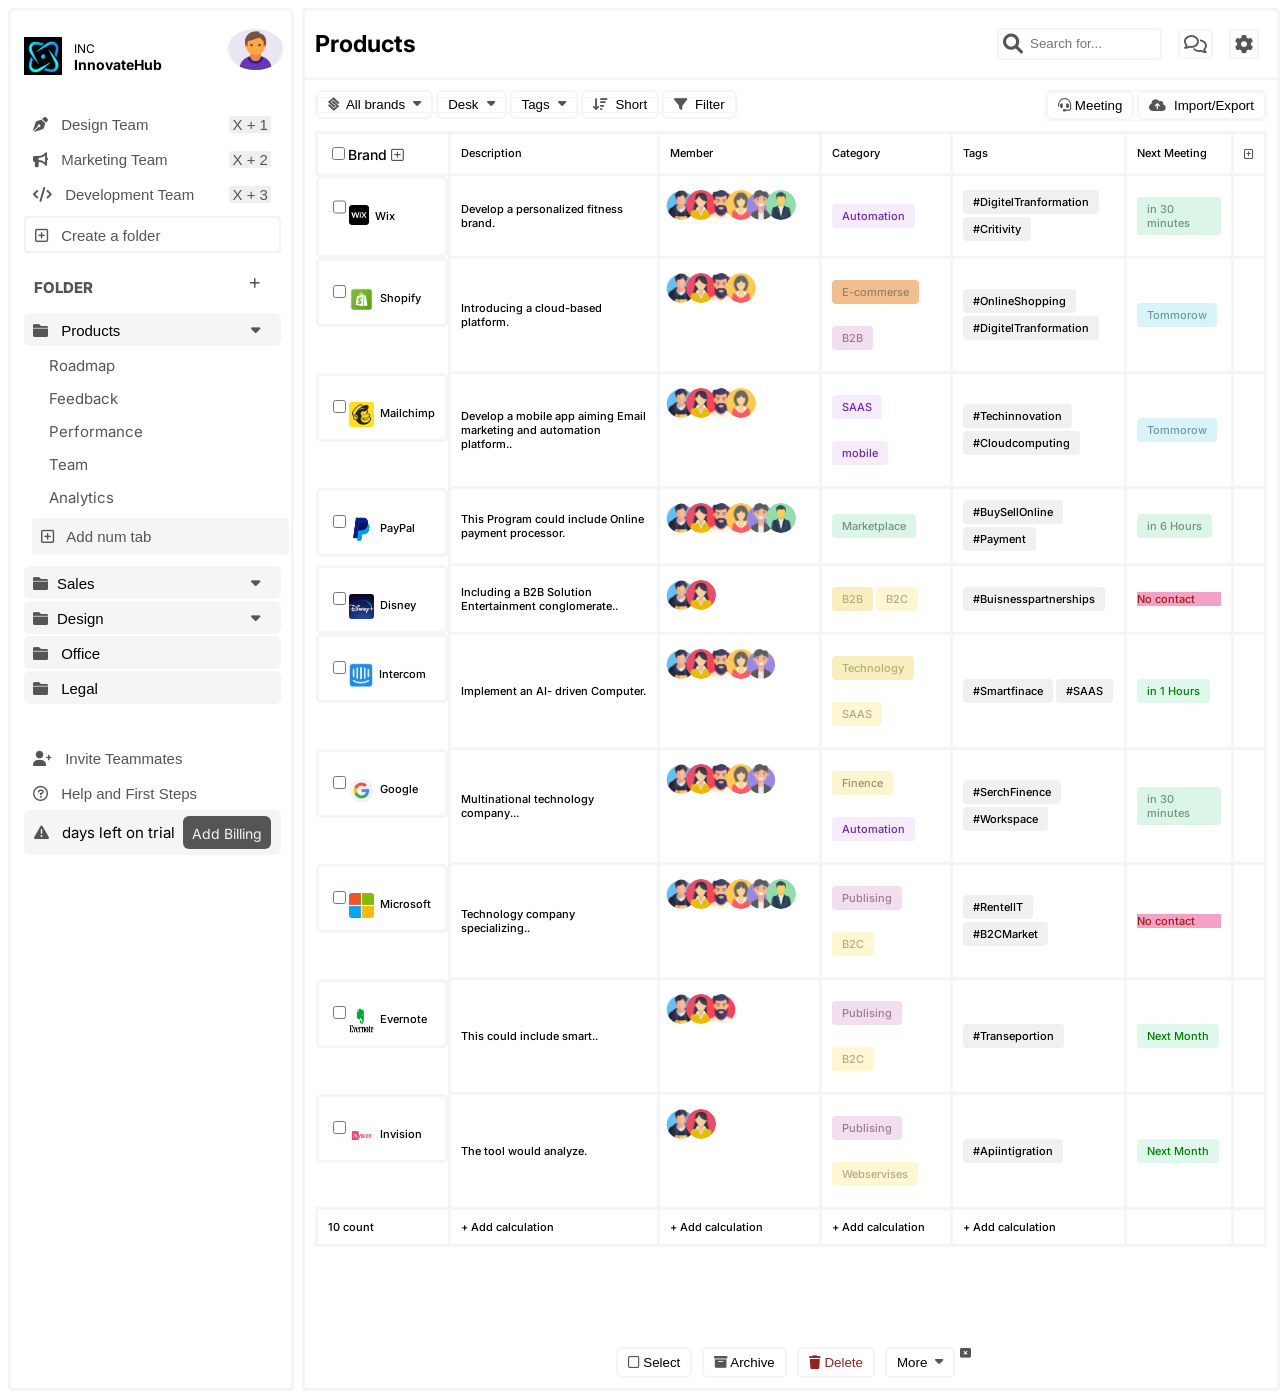
<file: Index.html>
<html lang="en">

<head>
  <meta charset="UTF-8">
  <meta name="viewport" content="width=device-width, initial-scale=1.0">
  <link rel="stylesheet" href="/Style.css">
  
  <!-- <link rel="stylesheet" href="path/to/fontawesome.min.css"> -->
  <link rel="stylesheet" href="https://cdnjs.cloudflare.com/ajax/libs/font-awesome/6.0.0-beta3/css/all.min.css">
  <link rel="preconnect" href="https://fonts.googleapis.com">
  <link rel="preconnect" href="https://fonts.gstatic.com" crossorigin>
  <link
    href="https://fonts.googleapis.com/css2?family=Kdam+Thmor+Pro&family=Inter:wght@100..900&family=Poppins:ital,wght@0,100;0,200;0,300;0,400;0,500;0,600;0,700;0,800;0,900;1,100;1,200;1,300;1,400;1,500;1,600;1,700;1,800;1,900&display=swap"
    rel="stylesheet">

  <title>K-RITE Frontend Devloper Assimnent</title>
</head>

<body>
  <div class="container">

    <!-- sidebar -->
    <div class="sidepanel">

      <div id="userprofile">
        <div><img src="/Innohub.png" alt="logo" class="logo">
          <p class="sidehead">INC</p>
          <p class="sidesubhead">InnovateHub</p>
        </div>

        <span><img src="/Man.jpeg" alt="user-logo" class="user-logo"></span>
      </div>

      <div class="sidesection">
        <ul class="teams">
          <button>
            <li><a href="#"><i class="fas fa-pen-nib"></i> Design Team <span>X + 1</span></a> </li>
          </button>
          <button>
            <li><a href="#"><i class="fa-solid fa-bullhorn"></i> Marketing Team <span>X + 2</span></a></li>
          </button>
          <button>
            <li><a href="#"><i class="fa-solid fa-code"></i> Development Team <span>X + 3</span></a></li>
          </button>
        </ul>
        <button class="createTask">
          <p href="#"><i class="fa-regular fa-square-plus"></i> Create a folder</p>
        </button>

        <p class="folderSection"><span>FOLDER</span><Span><i class="fa-solid fa-plus"></i></Span></p>

        <div class="folder">

          <!-- dropDown -->

          <button id="dropDown"><i class="fas fa-folder"></i> Products <i class="fa fa-caret-down"></i></button>

          <ul id="dropElements" style="display: block;">
            <li><a href="#">Roadmap</a></li>
            <li><a href="#">Feedback</a></li>
            <li><a href="#">Performance</a></li>
            <li><a href="#">Team</a></li>
            <li><a href="#">Analytics</a></li>

            <button class="createTask">
              <p><i class="fa-regular fa-square-plus"></i> Add num tab</p>
            </button>
          </ul>

          <!-- 1 dropDown -->

          <button id="dropDown1"><i class="fas fa-folder"></i>Sales <i class="fas fa-caret-down"></i></button>

          <ul id="dropElements1" style="display: none;">
            <li><a href="#">Roadmap</a></li>
            <li><a href="#">Feedback</a></li>
            <li><a href="#">Performance</a></li>
            <li><a href="#">Team</a></li>
            <li><a href="#">Analytics</a></li>

            <button class="createTask">
              <p><i class="fa-regular fa-square-plus"></i> Add num tab</p>
            </button>
          </ul>


          <!-- 2 dropDown -->

          <button id="dropDown2"><i class="fas fa-folder"></i>Design <i class="fa fa-caret-down"></i></button>

          <ul id="dropElements2" style="display: none;">
            <li><a href="#">Roadmap</a></li>
            <li><a href="#">Feedback</a></li>
            <li><a href="#">Performance</a></li>
            <li><a href="#">Team</a></li>
            <li><a href="#">Analytics</a></li>

            <button class="createTask">
              <p><i class="fa-regular fa-square-plus"></i> Add new tab</p>
            </button>
          </ul>

          <!-- 3 dropDown -->

          <div class="folder">
            <button id="dropDown3"><i class="fas fa-folder"></i> Office</button>
          </div>
          
          <!-- 4 dropDown -->

          <div class="folder">
            <button id="dropDown3"><i class="fas fa-folder"></i> Legal</button>
          </div>
          

          
          <!-- Footor -->
        </div>

        <div class="otherTeams">

          <ul class="extraTask">
            <button id="inviteTeam">
              <li><a href="#"><i class="fa-solid fa-user-plus"></i> Invite Teammates</a></li>
            </button>
            <button id="help">
              <li><a href="#"><i class="fa-regular fa-circle-question"></i> Help and First Steps</a></li>
            </button>
            <li>
              <div class="trial">
                <p><i class="fa-solid fa-triangle-exclamation"></i> days left on trial</p>

                <span class="trialBill">
                  <button><a href="#">Add Billing</a></button>
                </span>

              </div>
            </li>
          </ul>
        </div>
      </div>
    </div>

    <div class="tableContent">
    <table class="main-table">
      <tr>
        <td>
          <div class="maincontent">
            <header>
              <div class="title">
                <h3>Products</h3>
                <div class="searchBox">
                  <form id="searchForm" class="Search-tab">
                    <i class="fa fa-search searchIcon"></i>
                    <input type="search" id="searchInput" required class="search" placeholder="Search for...">
                  </form>
                  <div class="sideIcon">
                    <i class="fa-regular fa-comments chat"></i>
                    <i class="fa-solid fa-gear setting"></i>
                  </div>
                </div>
              </div>
            </header>
        </td>
      </tr>
      <tr>
        <td>
          <div class="main-container">
            <div class="category-Item"></div>
            <div class="left-category">
              <span><button><i class="fa-brands fa-staylinked"></i> All brands <i
                    class="fa-solid fa-caret-down"></i></button></span>
              <span><button>Desk <i class="fa-solid fa-caret-down"></i></button></span>
              <span><button>Tags <i class="fa-solid fa-caret-down"></i></button></span>
              <span><button id="sortButton"><i class="fa-solid fa-arrow-down-wide-short"></i> Short</button></span>
              <span><button><i class="fa-solid fa-filter"></i> Filter</button></span>
            </div>
            <div class="right-category">
              <span><button><i class="fa-solid fa-headset"></i> Meeting</button></span>
              <span><button><i class="fa-solid fa-cloud-arrow-up"></i> Import/Export</button></span>
            </div>

              <div class="tableData">
                <table>
                  <thead>
                    <tr>
                      
                      <th style="vertical-align: middle; font-size: 14px; padding-left: 10px;"><input type="checkbox" id="selectAllBrands">Brand
                        <i class="fa-regular fa-square-plus"></i>
                      </th>
                      <th class="disc-head">Description</th>
                      <th class="Member">Member</th>
                      <th class="category">Category</th>
                      <th class="Head-tag">Tags</th>
                      <th class="meeting">Next Meeting</th>
                      <th class="newColumn"><i class="fa-regular fa-square-plus"></i></th>
                    </tr>
                  </thead>

                  <tbody>
                    <tr>
                      
                      <td class="brand" style="padding-top: 0px; padding-bottom: 20px;"> <!-- Adjust the padding values to reduce the height -->
                        <input type="checkbox" class="brandCheckbox">
                        <img src="/wix.png" alt="wix" class="brand-logo" style="height: 20px;"> <!-- Adjust the height of the image -->
                        <p class="brand-Name"> Wix</p> <!-- Remove the bottom margin of the paragraph -->
                      </td>
                      
                      <td class="table-Desc">Develop a personalized fitness brand.</td>
                      <td class="user-Img-Container Member">
                        <img class="user1 userImg" src="/user1.png" alt="User1">
                        <img class="user2 userImg" src="/user2.png" alt="User2">
                        <img class="user3 userImg" src="/user3.png" alt="User3">
                        <img class="user4 userImg" src="/user4.png" alt="User4">
                        <img class="user5 userImg" src="/user5.png" alt="user5">
                        <img class="user6 userImg" src="/user6.png" alt="user6">

                      </td>
                      <td class="table-category-head">
                        <p class="table-category" id="Automation">Automation</p>
                      </td>
                      <td id="tag-head" class="Head-tag">
                        <p class="tag">#DigitelTranformation</p>
                        <p class="tag">#Critivity</p>
                      </td>
                      <td>
                        <p class="time" id="today">in 30 minutes</p>
                      </td>
                      <td></td>
                    </tr>
                    


                    <tr>
                      
                      <td class="brand" style="padding-top: 0px; padding-bottom: 2px;">
                        <input type="checkbox" class="brandCheckbox">
                        <img src="/shopify.webp" alt="wix" class="brand-logo">
                        <p class="brand-Name"> Shopify</p>
                      </td>
                      <td class="table-Desc">Introducing a cloud-based platform.</td>
                      <td class="user-Img-Container Member">
                        <img class="user1 userImg" src="/user1.png" alt="User1">
                        <img class="user2 userImg" src="/user2.png" alt="User2">
                        <img class="user3 userImg" src="/user3.png" alt="User3">
                        <img class="user4 userImg" src="/user4.png" alt="User4">
                      </td>
                      <td class="table-category-head">
                        <p class="table-category" id="E-commerse">E-commerse</p>
                        <p class="table-category" id="Publising">B2B</p>
                      </td>
                      <td id="tag-head">
                        <p class="tag">#OnlineShopping</p>
                        <p class="tag">#DigitelTranformation</p>

                      </td>
                      <td>
                        <p class="time" id="tommorow">Tommorow</p>
                      </td>
                      <td></td>
                    </tr>

                    <tr>
                      
                      <td class="brand" style="padding-top: 0px; padding-bottom: 2px;">
                        <input type="checkbox" class="brandCheckbox">
                        <img src="/mailChirmp.webp" alt="wix" class="brand-logo">
                        <p class="brand-Name"> Mailchimp</p>
                      </td>
                      <td class="table-Desc"> Develop a mobile app aiming Email marketing and automation platform..</td>
                      <td class="user-Img-Container Member">
                        <img class="user1 userImg" src="/user1.png" alt="User1">
                        <img class="user2 userImg" src="/user2.png" alt="User2">
                        <img class="user3 userImg" src="/user3.png" alt="User3">
                        <img class="user4 userImg" src="/user4.png" alt="User4">
                        
                      </td>
                      <td class="table-category-head">
                        <p class="table-category" id="Automation">SAAS</p>
                        <p class="table-category" id="Automation">mobile</p>
                      </td>
                      <td id="tag-head">
                        <p class="tag">#Techinnovation</p>
                        <p class="tag">#Cloudcomputing</p>
                      </td>
                      <td>
                        <p class="time" id="tommorow">Tommorow</p>
                      </td>
                      <td></td>
                    </tr>



                    <tr>
                      
                      <td class="brand" style="padding-top: 0px; padding-bottom: 2px;">
                        <input type="checkbox" class="brandCheckbox">
                        <img src="/Paypal.jpeg" alt="wix" class="brand-logo">
                        <p class="brand-Name"> PayPal</p>
                      </td>
                      <td class="table-Desc">This Program could include Online payment processor.</td>
                      <td class="user-Img-Container Member">
                          <img class="user1 userImg" src="/user1.png" alt="User1">
                          <img class="user2 userImg" src="/user2.png" alt="User2">
                          <img class="user3 userImg" src="/user3.png" alt="User3">
                          <img class="user4 userImg" src="/user4.png" alt="User4">
                          <img class="user5 userImg" src="/user5.png" alt="User5">
                          <img class="user6 userImg" src="/user6.png" alt="User6">
                          
                      </td>
                      <td class="table-category-head">
                        <p class="table-category" id="Marketplace">Marketplace</p>
                      </td>
                      <td id="tag-head">
                        <p class="tag">#BuySellOnline</p>
                        <p class="tag">#Payment</p>
                      </td>
                      <td>
                        <p class="time" id="today">in 6 Hours</p>
                      </td>
                      <td></td>
                    </tr>


                    


                    <tr>
                      
                      <td class="brand" style="padding-top: 0px; padding-bottom: 2px;">
                        <input type="checkbox" class="brandCheckbox">
                        <img src="/Disney.webp" alt="Disney" class="brand-logo">
                        <p class="brand-Name"> Disney</p>
                      </td>
                      <td class="table-Desc">Including a B2B Solution Entertainment conglomerate..</td>
                      <td class="user-Img-Container Member">
                        <img class="user1 userImg" src="/user1.png" alt="User1">
                        <img class="user2 userImg" src="/user2.png" alt="User2">

                      </td>
                      <td class="table-category-head">
                        <p class="table-category" id="b2b">B2B</p>
                        <p class="table-category" id="b2c">B2C</p>
                      </td>
                      <td id="tag-head">
                        <p class="tag">#Buisnesspartnerships</p>
                        
                      </td>
                      <td>
                        <p class="nocontact">  No contact</p>
                      </td>
                      <td></td>
                    </tr>

                    
                    <tr>
                      
                        <td class="brand" style="padding-top: 0px; padding-bottom: 2px;">
                          <input type="checkbox" class="brandCheckbox">
                          <img src="/Intercom.jpeg" alt="Disney" class="brand-logo">
                          <p class="brand-Name"> Intercom</p>
                        </td>
                        <td class="table-Desc">Implement an AI- driven Computer.</td>
                        <td class="user-Img-Container Member">
                          <img class="user1 userImg" src="/user1.png" alt="User1">
                          <img class="user2 userImg" src="/user2.png" alt="User2">
                          <img class="user3 userImg" src="/user3.png" alt="User3">
                          <img class="user4 userImg" src="/user4.png" alt="User4">
                          <img class="user5 userImg" src="/user5.png" alt="User5">
  
                        </td>
                        <td class="table-category-head">
                          <p class="table-category" id="b2b">Technology</p>
                          <p class="table-category" id="b2c">SAAS</p>
                        </td>
                        <td id="tag-head">
                          <p class="tag">#Smartfinace</p>
                          <p class="tag">#SAAS</p>
                          
                        </td>
                        <td>
                          <p class="time">in 1 Hours</p>
                        </td>
                        <td></td>
                      </tr>
  


                    <tr>
                      
                      <td class="brand" style="padding-top: 0px; padding-bottom: 2px;">
                        <input type="checkbox" class="brandCheckbox">
                        <img src="/Google.jpeg" alt="google" class="brand-logo">
                        <p class="brand-Name"> Google</p>
                      </td>
                      <td class="table-Desc">Multinational technology company...</td>
                      <td class="user-Img-Container Member">
                        <img class="user1 userImg" src="/user1.png" alt="User1">
                        <img class="user2 userImg" src="/user2.png" alt="User2">
                        <img class="user3 userImg" src="/user3.png" alt="User3">
                        <img class="user4 userImg" src="/user4.png" alt="User4">
                        <img class="user5 userImg" src="/user5.png" alt="User5">
                      </td>
                      <td class="table-category-head">
                        <p class="table-category" id="Finence">Finence</p>
                        <p class="table-category" id="Automation">Automation</p>
                      </td>
                      <td id="tag-head">
                        <p class="tag">#SerchFinence</p>
                        <p class="tag">#Workspace</p>
                      </td>
                      <td>
                        <p class="time" id="today">in 30 minutes</p>
                      </td>
                      <td></td>
                    </tr>
                    

                    <tr>
                      
                      <td class="brand" style="padding-top: 0px; padding-bottom: 2px;">                        <input type="checkbox" class="brandCheckbox">
                        <img src="/Microsoft_icon.svg.webp" alt="Microsoft" class="brand-logo">
                        <p class="brand-Name"> Microsoft</p>
                      </td>
                      <td class="table-Desc">Technology company specializing..</td>
                      <td class="user-Img-Container Member">
                        <img class="user1 userImg" src="/user1.png" alt="User1">
                        <img class="user2 userImg" src="/user2.png" alt="User2">
                        <img class="user3 userImg" src="/user3.png" alt="User3">
                        <img class="user4 userImg" src="/user4.png" alt="User4">
                        <img class="user5 userImg" src="/user5.png" alt="User5">
                        <img class="user6 userImg" src="/user6.png" alt="User6">
                      </td>
                      <td class="table-category-head">
                        <p class="table-category" id="Publising">Publising</p>
                        <p class="table-category" id="b2c">B2C</p>
                      </td>
                      <td id="tag-head">
                        <p class="tag">#RentelIT</p>
                        <p class="tag">#B2CMarket</p>
                      </td>
                      <td>
                        <p class="nocontact">  No contact</p>
                      </td>
                      <td></td>
                    </tr>


                    <tr>
                      
                        <td class="brand" style="padding-top: 0px; padding-bottom: 2px;">                        <input type="checkbox" class="brandCheckbox">
                          <img src="/Evernote-Emblem.png" alt="Evernote" class="brand-logo">
                          <p class="brand-Name"> Evernote</p>
                        </td>
                        <td class="table-Desc">This could include smart..</td>
                        <td class="user-Img-Container Member">
                          <img class="user1 userImg" src="/user1.png" alt="User1">
                          <img class="user2 userImg" src="/user2.png" alt="User2">
                          <img class="user3 userImg" src="/user3.png" alt="User3">

                        </td>
                        <td class="table-category-head">
                          <p class="table-category" id="Publising">Publising</p>
                          <p class="table-category" id="b2c">B2C</p>
                        </td>
                        <td id="tag-head">
                          <p class="tag">#Transeportion</p>

                        </td>
                        <td>
                          <p class="time" id="Next Month">Next Month</p>
                        </td>
                        <td></td>
                      </tr>


                      
                    <tr>
                      
                        <td class="brand" style="padding-top: 0px; padding-bottom: 2px;">                        <input type="checkbox" class="brandCheckbox">
                          <img src="/Invision.jpeg" alt="Evernote" class="brand-logo">
                          <p class="brand-Name"> Invision </p>
                        </td>
                        <td class="table-Desc">The tool would analyze.</td>
                        <td class="user-Img-Container Member">
                          <img class="user1 userImg" src="/user1.png" alt="User1">
                          <img class="user2 userImg" src="/user2.png" alt="User2">
                          

                        </td>
                        <td class="table-category-head">
                          <p class="table-category" id="Publising">Publising</p>
                          <p class="table-category" id="b2c">Webservises</p>
                        </td>
                        <td id="tag-head">
                          <p class="tag">#Apiintigration</p>

                        </td>
                        <td>
                          <p class="time" id="Next Month">Next Month</p>
                        </td>
                        <td></td>
                      </tr>
  

                    <tr>
                      <td class="lastbrand">
                          10 count
                      </td>
                      <td class="lastdesc">
                          + Add calculation
                      </td>
                      <td class="lastmem">
                          + Add calculation
                      </td>
                      <td class="lastcate">
                          + Add calculation
                      </td>
                      <td id="lastTag">
                          + Add calculation
                      </td>
                      <td></td>
                      <td></td>
                  </tr>

                  </tbody>
                </table>
            </div>

            <div class="botoom-btn">
              <button id="selectButton"><span id="selectIcon"><i class="fa-regular fa-square"></i></span> Select<span id="selectedCountText"></span></button>
              <button><i class="fa-solid fa-box-archive"></i> Archive</button>
              <button id="Delete"><i class="fa-solid fa-trash"></i> Delete</button>
              <button>More <i class="fa-solid fa-caret-down"></i></button>
              <i class="fas fa-window-close"></i>
            </div>
          </div>
        </td>
      </tr>
    </table>
  </div>
  </div>

  <script src="/Script.js"></script>
</body>

</html>
</file>
<file: Style.css>
body {
    font-family:"Inter";
    margin: 0;
    padding: 0;
    font-weight: 400;
  }
  
  :root {
    --primerly: #f4f5f7;
    --secondery: #555;
    
    
  }
  
  i {
    color: var(--secondery);
    cursor: pointer;
  }
  
  #Delete i {
    color: rgb(154, 31, 31);
  }
  
  #Delete {
    color: rgb(154, 31, 31);
  }
  
  #b2c {
    background-color: #fef7d2;
    color: #b4ad82;
  }

  .nocontact {
    background-color: #f3a1c4;
    color: rgb(154, 31, 31);
}

  
  #b2b {
    background-color: #f8eec0;
    color: #b4ae81;
  }
  
  #Publising {
    background-color: #f3def0;
    color: #9e7b8f;
  }
  
  #Automation {
    background-color: #f6ecfc;
    color: #6d26c9;
  }
  
  #Finence {
    background-color: #fdf4d0;
    color: #a39363;
  }
  
  #Marketplace {
    background-color: #dbf5e6;
    color: #719480;
  }
  
  #E-commerse {
    background-color: #f3be8d;
    color: #977f69;
  }
  
  #today {
    background-color: #dbf5e6;
    color: #719480;
  }
  #tommorow {
    background-color: #d8f4f8;
    color: #7198a6;
  }
  
  #Nocontact {
    background-color: #9a444d;
    color: #992238;
  }
  
  .Next-Month {
    background-color: #f2f3f5;
    color: #adadad;
  }
  
  .container {
    display: flex;
  }
  
  .sidepanel {
    width: 27%;
    padding-left: 0px;
    margin: 8px;
    border: var(--primerly) solid 3px;
    border-radius: 5px;
  }
  
  #userprofile {
    display: flex;
    /* background-color: #555; */
    width: 100%;
    padding: 10px;
    margin-left: 3px;
    margin-top: 8px;
  }
  
  .logo {
    height: 38px;
    width: 38px;
    float: left;
    margin-top: 8px;
  }
  
  .user-logo {
    height: 70%;
    width: 40%;
    margin-right: 20px;
    float: right;
    border-radius: 60%; 
}

  
  #userprofile p {
    margin-left: 50px;
  }
  
  .sidehead {
    padding: 0px;
    margin-bottom: 0px;
    font-size: 12px;
  }
  
  .sidesubhead {
    padding: 0px;
    margin-top: 0px;
    font-weight: bold;
    font-size: 14px;
  }
  
  .sidesection {
    /* height: 100%; */
    padding: 4px 10px 0 13px;
    font-size: 15px;
    float: left;
  }
  
  .sidesection i{
    padding-right: 9px;
  }
  .sidesection button {
    background: none;
    border-radius: 6px;
    margin: 1px 0;
    padding: 9px 0 9px 9px;
    text-decoration: none;
    border: none;
    width: 100%;
    height: 33px;
    text-align: left;
    font-size: 15px;
    cursor: pointer;
  }
  
  .sidesection .folderSection{
    font-size: 15px;
    padding-left: 10px;
    padding-top: 0px;
    font-weight: 800;
  }
  
  .sidesection .teams li a span {
    float: right; /* Align to the right */
    margin-right: 10px; /* Adjust as needed */
     border-radius: 3px; 
    padding: 0px 3px;
    background-color:#efefef ;
  }
  
  .sidesection .teams:hover li a span {
    background-color: rgb(255, 255, 255);
  }
  .sidesection button:hover {
    background-color: #f1f3f8;
  
  }
  
  .sidesection li{
    padding: 5px 0px;
  }
  
  .sidesection .createTask {
    /* background-color: #ffffff; */
    border: #f1f3f8 solid 2px;
    border-radius: 4px;
    margin-top: 10px;
    margin-bottom: 10px;
    font-weight: 500;
    font-size: 15px;
    height: 37px;
  }
  
  .sidesection .createTask p {
    display: inline;
    cursor: pointer;
    text-decoration: none;
    color: var(--secondery);
  }
  
  .sidesection .createTask:hover {
    background-color: var(--secondery);
  }
  
  .sidesection .createTask:hover p {
    color: var(--primerly);
  }
  
  
  .sidesection .createTask:hover i{
    color: var(--primerly);
  }
  
  .teams {
    margin-top: 10px;
    padding: 10px;
  }
  
  .folderSection {
    font-size: 12px;
    color: var(--secondery);
    font-weight: 600;
  }
  
  .fa-plus {
    float: right;
    margin-right: 12px;
    font-size: 12px;
    font-weight: bold;
  }
  .folder button {
    background-color: var(--primerly);
  }
  
  .folder button:hover {
    background: none;
    border: var(--primerly) solid 2px;
    border-radius: 4px;
  }
  
  .folder button p {
    display: inline;
  }
  
  .fa-caret-down {
    margin-right: 12px;
    float: right;
  }
  
  .folder .createTask {
    border: none;
    margin-top: 2px;
    margin-left: 8px;
  }
  .sidepanel ul {
    list-style-type: none;
    padding: 0;
    margin: 0;
  }
  
  .sidepanel .folder ul li {
    margin-left: 25px;
    margin-top: 4px;
    margin-bottom: 4px;
  }
  
  .sidepanel ul li a {
    text-decoration: none;
    color: var(--secondery);
  }
  
  .otherTeams {
    margin-top: 30px;
  
  }
  
  .otherTeams .extraTasks button {
    display: flex;
    align-items: center;
  }
  
  .trial {
    background: var(--primerly);
    border-radius: 6px;
    height: 25px;
    padding: 10px;
    display: flex;
    align-items: center;
    justify-content: space-between;
  }
  
  .trial p {
    display: inline;
  }
  
  .trial button {
    background: var(--secondery);
    width: 100%;
    padding: 9px;
    margin: 0;
  }
  
  .trial .trialBill {
    float: right;
  
  }
  
  .trial .trialBill a {
    color: #f1f3f8;
    font-size: 14px;
    font-family: "Inter";
  }
  
  .trial button:hover {
    background-color: #1aa858;
    color: #7198a6;
  }
  
  /* Main content */
  
  .main-table {
    width: 100%;
    border-collapse: collapse;
    margin: 8px 0px;
    border-radius: 4px;
    overflow: hidden;
  }
  
  .main-table th,
  .main-table td {
    border: 3px solid var(--primerly);
    border-radius: 5px;
    padding: 10px;
    text-align: left;
    font-weight: 500;
  }
  
  .maincontent {
    flex: 1;
    margin: -15px 0px;
  
  }
  
  
  .title {
    display: flex;
    justify-content: space-between;
    font-size: 20px;
  }
  
  .searchBox {
    display: flex;
    align-items: center;
    
  }
  
  .searchIcon{
    margin-right: 5px;
  
  }
  
  .Search-tab{
    display: flex;
    align-items: center;
    margin: 10px 8px;
    border: 2px solid var(--primerly);
    border-radius: 4px;
    padding: 4px;
  
  }
  
  .fa-search {
    color: var(--secondery);
  }
  
  
  #searchInput {
    outline-style: none;
    border: none;
    flex: 1; /* Takes up remaining space */
    width: 10vw;
  }
  
  .sideIcon {
    display: flex;
    align-items: center;
  }
  
  .chat,
  .setting {
    justify-content: space-between;
    border: 2px solid var(--primerly);
    padding: 4px;
    margin: 0 8px;
    border-radius: 4px;
    height: auto;
    width: auto;
    /* padding-top: 10px; */
    color: var(--secondery);
    font-size: 18px;
  }
  
  
  
  
  .main-container {
    /* background-color: rgb(38, 111, 175); */
    width: 100%;
    height: 100%;
  }
  
  .left-category,
  .right-category {
    display: inline;
    margin-bottom: 10px;
    border: 1px solid var(--primerly);
    background: none;
  }
  
  .left-category button,
  .right-category button {
    border: 2px solid var(--primerly);
    background: none;
    padding: 5px 10px 5px 10px;
    border-radius: 6px;
    cursor: pointer;
  }
  
  .right-category {
    float: right;
  }
  
  .fa-staylinked,
  .fa-arrow-down-wide-short,
  .fa-filter,
  .fa-headse,
  .fa-cloud-arrow-up {
    margin-right: 4px;
  }
  
  .main-container .fa-caret-down {
    margin-left: 8px;
    margin-right: 0;
  }
  
  table {
    width: 100%;
    border-collapse: collapse;
    font-size: 11px;
  }
  th,
  td {
    border: 2px solid var(--primerly);
    border-radius: 4px;
    padding: 0px 10px 0px 10px;
    text-align: left;
    font-weight: 500;
  }
  
  th {
    padding: 10px;
  }
  
  .fa-square-check {
    font-size: 13px;
    /* color: #777; */
  }
  
  .table-Desc {
    width: 22%;
  }
  
  .user-Img-Container {
    width: 17%;
  }
  
  .main-container .userImg {
    width: 30px;
    height: 30px;
    border-radius: 50%;
    position: absolute;
    top: 14px;
    margin-left: 6px;
  }
  
  .user-Img-Container {
    position: relative;
    overflow: hidden;
  }
  
  .user1 {
    left: 0px;
    z-index: 10;
  }
  
  .user2 {
    left: 20px;
    z-index: 11;
  }
  
  .user3 {
    left: 40px;
    z-index: 12;
  }
  
  .user4 {
    left: 60px;
    z-index: 13;
  }
  
  .user5 {
    left: 80px;
    z-index: 14;
  }
  
  .user6 {
    left: 100px;
    z-index: 15;
  }
  
  .main-container tbody img {
    width: 25px;
    height: 25px;
    border-radius: 0;
    border-radius: 3px;
  }
  
  .brand {
    display: flex;
  }
  
  .brand-logo,
  .brand-Name {
    width: 100%;
    height: 100%;
    margin-top: 0px;
    margin-bottom: 10px;
  }
  
  .brand-logo {
    margin-top: 26px;
  }
  
  .brand-Name {
    margin-left: 6px;
    margin-top: 30px;
  }
  
  .table-Desc {
    font-weight: 500;
  }
  .table-category {
    display: flex;
    background-color: #f1ebf4;
    padding: 5px 10px 5px 10px;
    border-radius: 4px;
    width: fit-content;
    color: #9280b3;
  }
  
  .tag {
    display: inline-flex;
    background-color: #f0f0f0;
    padding: 5px 10px 5px 10px;
    border-radius: 4px;
    width: fit-content;
    margin-bottom: 2px;
    margin-top: 1px;
  }
  
  #tag-head {
    max-width: 170px;
  }
  
  .table-category {
    display: inline-flex;
  }
  
  .time {
    background-color: #dff8ec;
    padding: 5px 10px 5px 10px;
    border-radius: 4px;
    width: fit-content;
    color: green;
  }
  
  .botoom-btn {
    display: flex;
    justify-content: center;
    margin-top: 100px;
  }
  
  .botoom-btn button {
    border: 2px solid var(--primerly);
    background: none;
    padding: 6px 10px 6px 10px;
    border-radius: 6px;
    cursor: pointer;
    margin: 0 5px;
  }
  
  /* sidepanel Responsive */
  
  @media screen and (max-width: 768px) {
    .sidepanel {
      width: 10px;
      border: none;
    }
    .logo,
    .sidehead,
    .sidesubhead,
    .folder,
    .sidesection,
    .tag,
    .Member,
    #tag-head,
    .Head-tag {
      display: none;
    }
  
    .user-logo {
      position: absolute;
      margin-left: 0;
      left: 8;
    }
  }
  
  @media screen and (max-width: 425px) {
    .disc-head,
    .table-Desc {
      display: none;
    }
  }
   /* Media queries */
    @media screen and (max-width: 768px) {
      .sidepanel {
        width: 10px;
        border: none;
      }
    }
</file>
